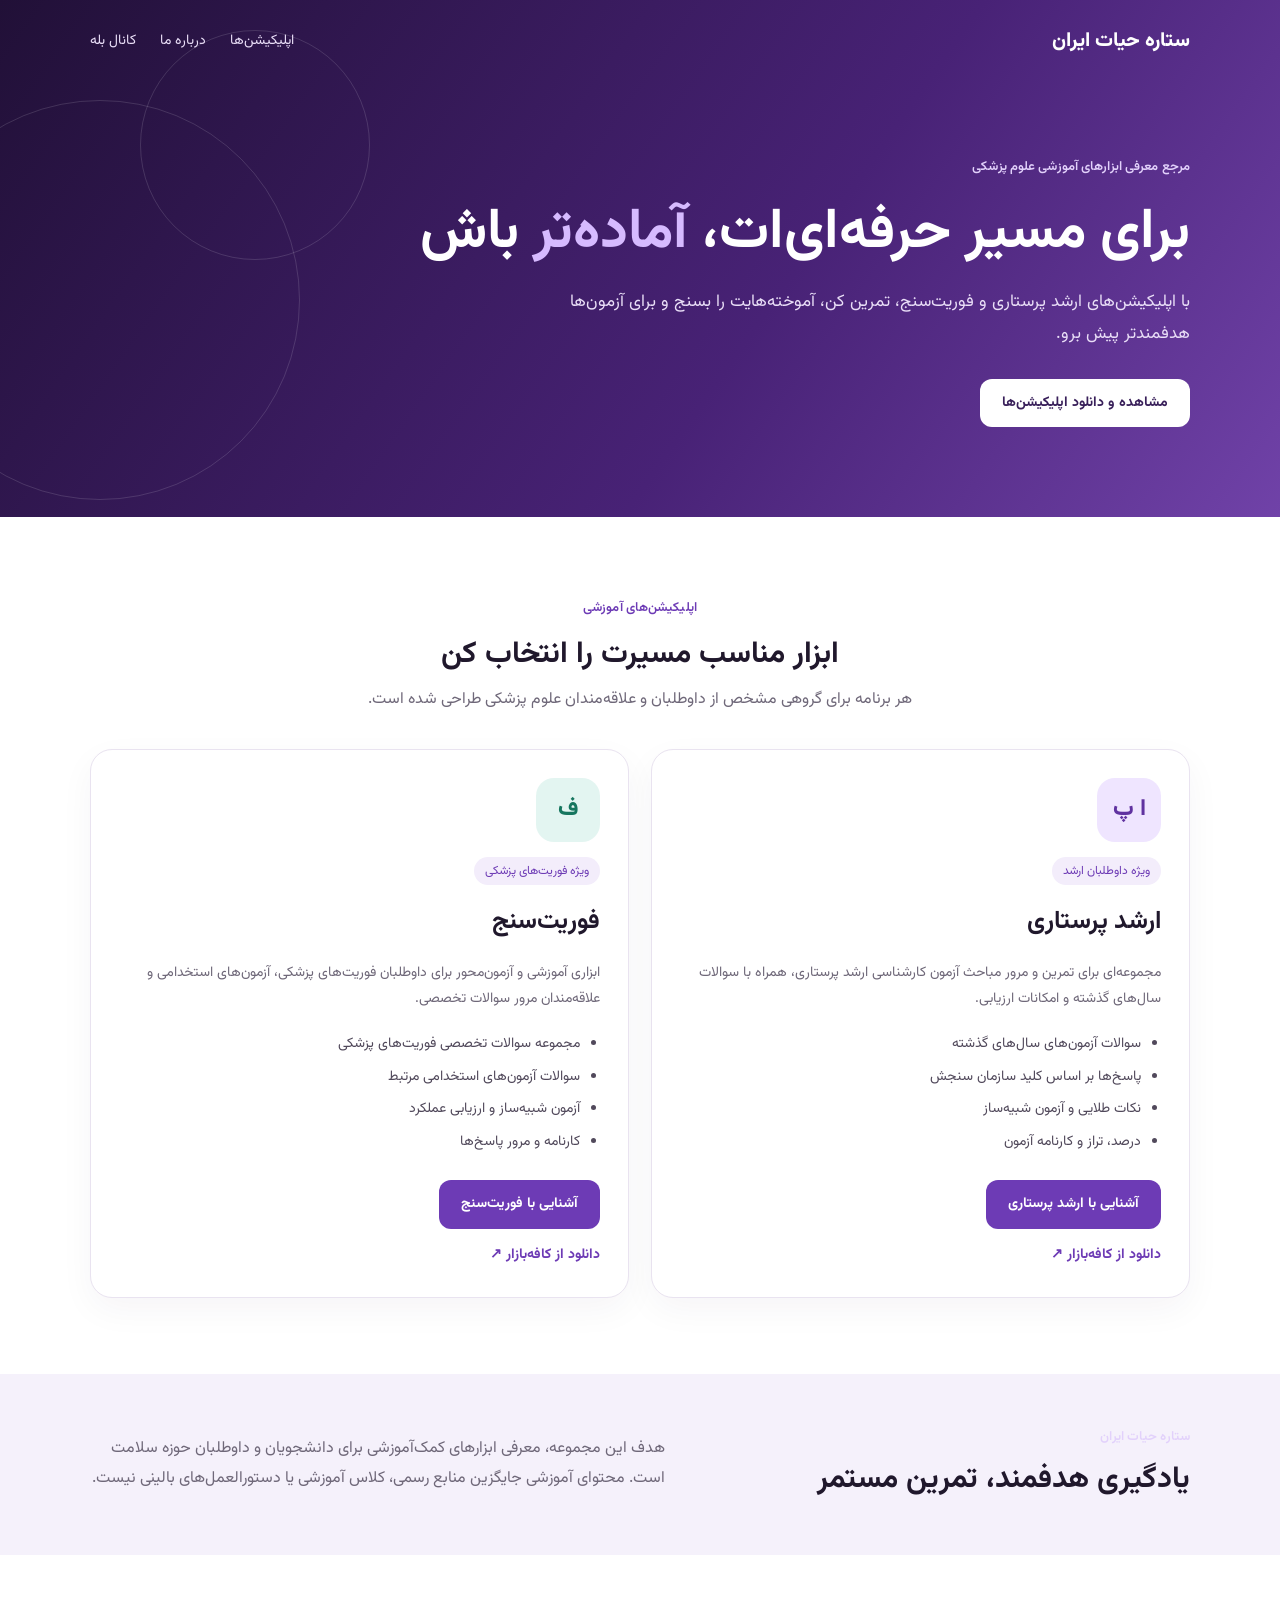
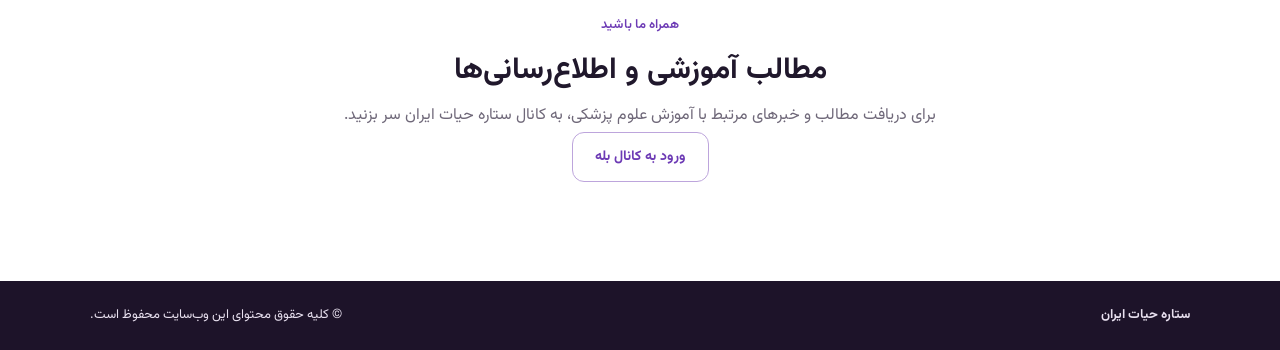
<file: index.html>
<!doctype html>
<html lang="fa" dir="rtl">
<head>
  <meta name="google-site-verification" content="fNp4Zlsr3souBszVVi7KxyfAhekgO9h8PJBKqVPOGd4" />
  <meta charset="utf-8">
  <meta name="viewport" content="width=device-width, initial-scale=1">
  <meta name="theme-color" content="#24113f">
  <title>ستاره حیات ایران | دانلود ارشد پرستاری و فوریت‌سنج</title>
  <meta name="description" content="معرفی و دانلود اپلیکیشن ارشد پرستاری و فوریت‌سنج؛ ابزارهای آموزشی و آزمون‌محور برای داوطلبان و دانشجویان علوم پزشکی.">
  <meta name="keywords" content="ستاره حیات ایران, ارشد پرستاری, فوریت‌سنج, سوالات ارشد پرستاری, سوالات فوریت پزشکی, آزمون استخدامی اورژانس">
  <meta property="og:type" content="website">
  <meta property="og:title" content="ستاره حیات ایران | آموزش و آزمون علوم پزشکی">
  <meta property="og:description" content="دو اپلیکیشن آموزشی برای آمادگی آزمون‌های علوم پزشکی؛ دانلود از کافه‌بازار.">
  <link rel="stylesheet" href="style.css">
</head>
<body>
<header class="hero">
  <nav class="nav wrap">
    <a class="brand" href="index.html">ستاره حیات ایران</a>
    <div class="navlinks">
      <a href="#apps">اپلیکیشن‌ها</a>
      <a href="#about">درباره ما</a>
      <a href="https://ble.ir/setarehhayatiran" target="_blank" rel="noopener">کانال بله</a>
    </div>
  </nav>
  <div class="hero-content wrap">
    <span class="eyebrow">مرجع معرفی ابزارهای آموزشی علوم پزشکی</span>
    <h1>برای مسیر حرفه‌ای‌ات، <span>آماده‌تر</span> باش</h1>
    <p>با اپلیکیشن‌های ارشد پرستاری و فوریت‌سنج، تمرین کن، آموخته‌هایت را بسنج و برای آزمون‌ها هدفمندتر پیش برو.</p>
    <a class="button button-light" href="#apps">مشاهده و دانلود اپلیکیشن‌ها</a>
  </div>
  <div class="hero-orb orb-one"></div><div class="hero-orb orb-two"></div>
</header>

<main>
  <section class="wrap section" id="apps">
    <div class="section-heading">
      <span class="eyebrow purple">اپلیکیشن‌های آموزشی</span>
      <h2>ابزار مناسب مسیرت را انتخاب کن</h2>
      <p>هر برنامه برای گروهی مشخص از داوطلبان و علاقه‌مندان علوم پزشکی طراحی شده است.</p>
    </div>
    <div class="cards">
      <article class="app-card nursing">
        <div class="app-icon nursing-icon">ا پ</div>
        <span class="tag">ویژه داوطلبان ارشد</span>
        <h3>ارشد پرستاری</h3>
        <p>مجموعه‌ای برای تمرین و مرور مباحث آزمون کارشناسی ارشد پرستاری، همراه با سوالات سال‌های گذشته و امکانات ارزیابی.</p>
        <ul>
          <li>سوالات آزمون‌های سال‌های گذشته</li>
          <li>پاسخ‌ها بر اساس کلید سازمان سنجش</li>
          <li>نکات طلایی و آزمون شبیه‌ساز</li>
          <li>درصد، تراز و کارنامه آزمون</li>
        </ul>
        <a class="button button-primary" href="arshad.html">آشنایی با ارشد پرستاری</a>
        <a class="text-link" href="https://cafebazaar.ir/app/?id=com.ayllar7.arshaad&amp;ref=share" target="_blank" rel="noopener">دانلود از کافه‌بازار ↗</a>
      </article>
      <article class="app-card emergency">
        <div class="app-icon emergency-icon">ف</div>
        <span class="tag">ویژه فوریت‌های پزشکی</span>
        <h3>فوریت‌سنج</h3>
        <p>ابزاری آموزشی و آزمون‌محور برای داوطلبان فوریت‌های پزشکی، آزمون‌های استخدامی و علاقه‌مندان مرور سوالات تخصصی.</p>
        <ul>
          <li>مجموعه سوالات تخصصی فوریت‌های پزشکی</li>
          <li>سوالات آزمون‌های استخدامی مرتبط</li>
          <li>آزمون شبیه‌ساز و ارزیابی عملکرد</li>
          <li>کارنامه و مرور پاسخ‌ها</li>
        </ul>
        <a class="button button-primary" href="foriatsanj.html">آشنایی با فوریت‌سنج</a>
        <a class="text-link" href="https://cafebazaar.ir/app/?id=com.ayllar7.foriatsanj&amp;ref=share" target="_blank" rel="noopener">دانلود از کافه‌بازار ↗</a>
      </article>
    </div>
  </section>

  <section class="band" id="about">
    <div class="wrap band-inner">
      <div>
        <span class="eyebrow">ستاره حیات ایران</span>
        <h2>یادگیری هدفمند، تمرین مستمر</h2>
      </div>
      <p>هدف این مجموعه، معرفی ابزارهای کمک‌آموزشی برای دانشجویان و داوطلبان حوزه سلامت است. محتوای آموزشی جایگزین منابع رسمی، کلاس آموزشی یا دستورالعمل‌های بالینی نیست.</p>
    </div>
  </section>

  <section class="wrap section compact">
    <div class="section-heading">
      <span class="eyebrow purple">همراه ما باشید</span>
      <h2>مطالب آموزشی و اطلاع‌رسانی‌ها</h2>
      <p>برای دریافت مطالب و خبرهای مرتبط با آموزش علوم پزشکی، به کانال ستاره حیات ایران سر بزنید.</p>
      <a class="button button-outline" href="https://ble.ir/setarehhayatiran" target="_blank" rel="noopener">ورود به کانال بله</a>
    </div>
  </section>
</main>

<footer class="footer">
  <div class="wrap footer-inner">
    <strong>ستاره حیات ایران</strong>
    <span>© کلیه حقوق محتوای این وب‌سایت محفوظ است.</span>
  </div>
</footer>
</body>
</html>
</file>
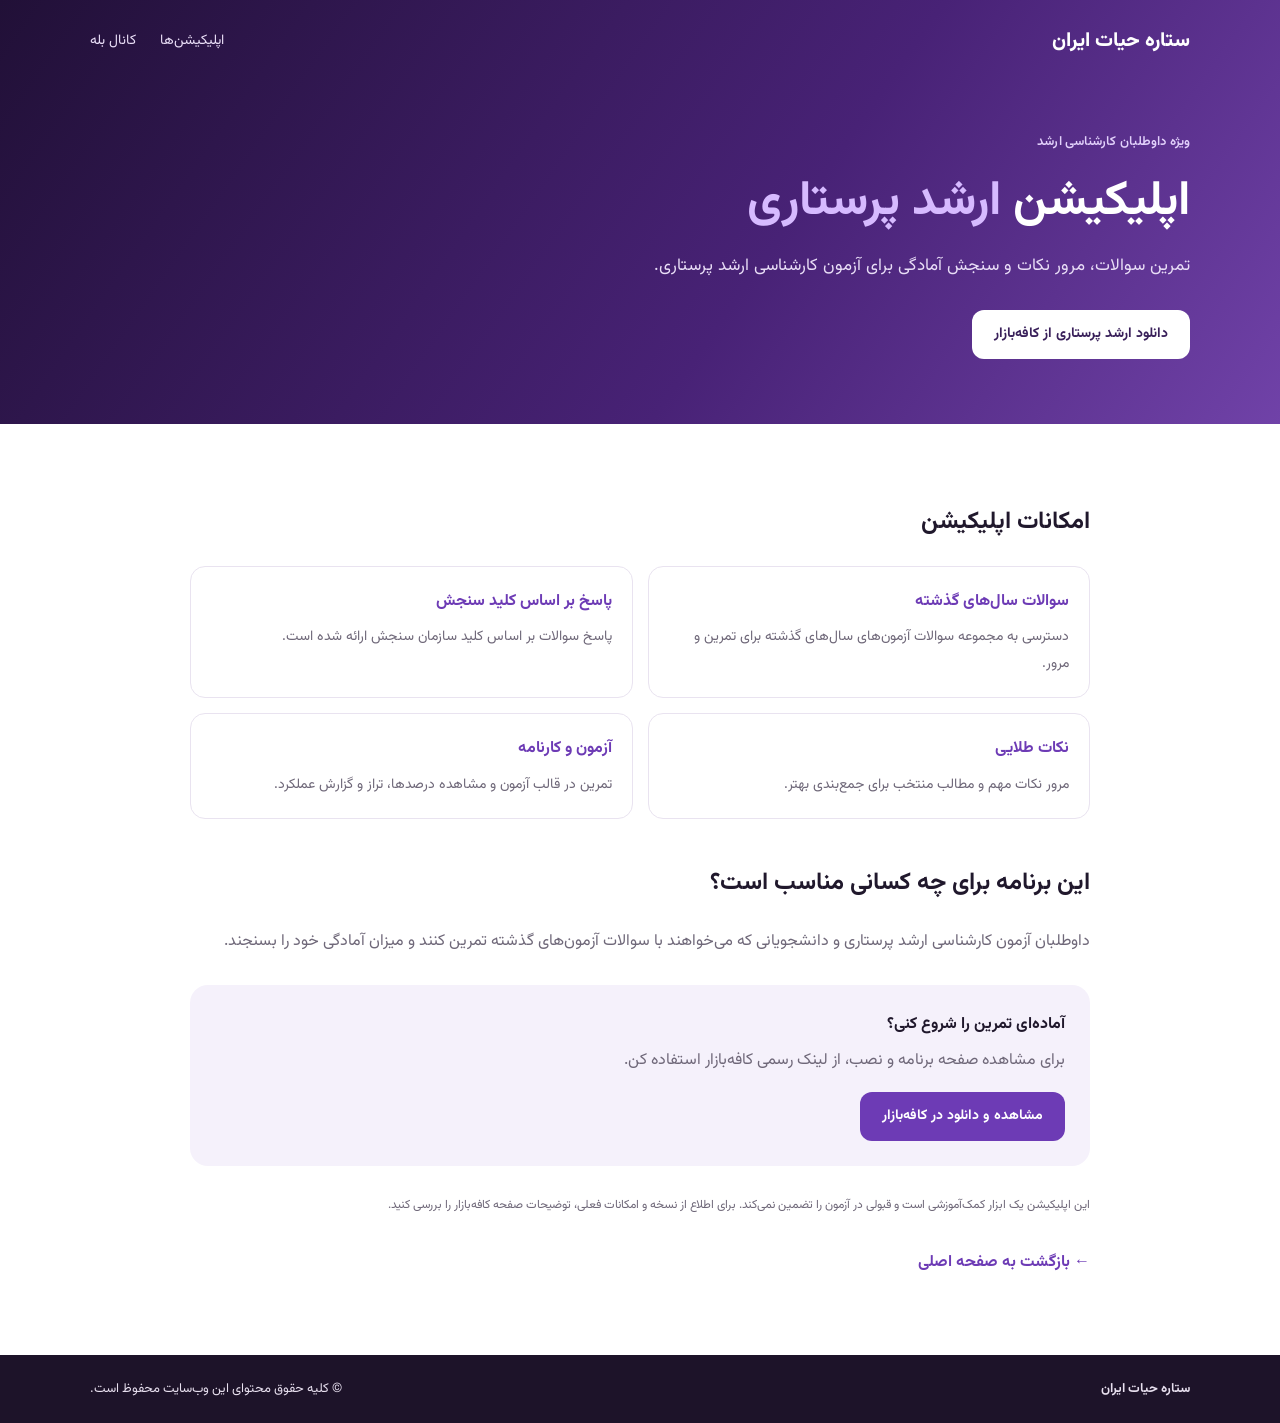
<file: arshad.html>
<!doctype html>
<html lang="fa" dir="rtl">
<head>
  <meta charset="utf-8">
  <meta name="viewport" content="width=device-width, initial-scale=1">
  <meta name="theme-color" content="#24113f">
  <title>دانلود اپلیکیشن ارشد پرستاری | ستاره حیات ایران</title>
  <meta name="description" content="معرفی اپلیکیشن ارشد پرستاری؛ سوالات آزمون‌های سال‌های گذشته، پاسخ بر اساس کلید سازمان سنجش، نکات طلایی و آزمون شبیه‌ساز.">
  <meta name="keywords" content="دانلود ارشد پرستاری, سوالات ارشد پرستاری, تست ارشد پرستاری, آزمون کارشناسی ارشد پرستاری, کنکور ارشد پرستاری">
  <link rel="stylesheet" href="style.css">
</head>
<body>
<header class="subhero">
  <nav class="nav wrap"><a class="brand" href="index.html">ستاره حیات ایران</a><div class="navlinks"><a href="index.html#apps">اپلیکیشن‌ها</a><a href="https://ble.ir/setarehhayatiran" target="_blank" rel="noopener">کانال بله</a></div></nav>
  <div class="wrap subhero-content"><span class="eyebrow">ویژه داوطلبان کارشناسی ارشد</span><h1>اپلیکیشن <span>ارشد پرستاری</span></h1><p>تمرین سوالات، مرور نکات و سنجش آمادگی برای آزمون کارشناسی ارشد پرستاری.</p><a class="button button-light" href="https://cafebazaar.ir/app/?id=com.ayllar7.arshaad&amp;ref=share" target="_blank" rel="noopener">دانلود ارشد پرستاری از کافه‌بازار</a></div>
</header>
<main class="wrap section detail">
  <h2>امکانات اپلیکیشن</h2>
  <div class="feature-grid">
    <div class="feature"><b>سوالات سال‌های گذشته</b><p>دسترسی به مجموعه سوالات آزمون‌های سال‌های گذشته برای تمرین و مرور.</p></div>
    <div class="feature"><b>پاسخ بر اساس کلید سنجش</b><p>پاسخ سوالات بر اساس کلید سازمان سنجش ارائه شده است.</p></div>
    <div class="feature"><b>نکات طلایی</b><p>مرور نکات مهم و مطالب منتخب برای جمع‌بندی بهتر.</p></div>
    <div class="feature"><b>آزمون و کارنامه</b><p>تمرین در قالب آزمون و مشاهده درصدها، تراز و گزارش عملکرد.</p></div>
  </div>
  <h2>این برنامه برای چه کسانی مناسب است؟</h2>
  <p>داوطلبان آزمون کارشناسی ارشد پرستاری و دانشجویانی که می‌خواهند با سوالات آزمون‌های گذشته تمرین کنند و میزان آمادگی خود را بسنجند.</p>
  <div class="callout"><b>آماده‌ای تمرین را شروع کنی؟</b><p>برای مشاهده صفحه برنامه و نصب، از لینک رسمی کافه‌بازار استفاده کن.</p><a class="button button-primary" href="https://cafebazaar.ir/app/?id=com.ayllar7.arshaad&amp;ref=share" target="_blank" rel="noopener">مشاهده و دانلود در کافه‌بازار</a></div>
  <p class="small-note">این اپلیکیشن یک ابزار کمک‌آموزشی است و قبولی در آزمون را تضمین نمی‌کند. برای اطلاع از نسخه و امکانات فعلی، توضیحات صفحه کافه‌بازار را بررسی کنید.</p>
  <a class="back-link" href="index.html">← بازگشت به صفحه اصلی</a>
</main>
<footer class="footer"><div class="wrap footer-inner"><strong>ستاره حیات ایران</strong><span>© کلیه حقوق محتوای این وب‌سایت محفوظ است.</span></div></footer>
</body>
</html>
</file>
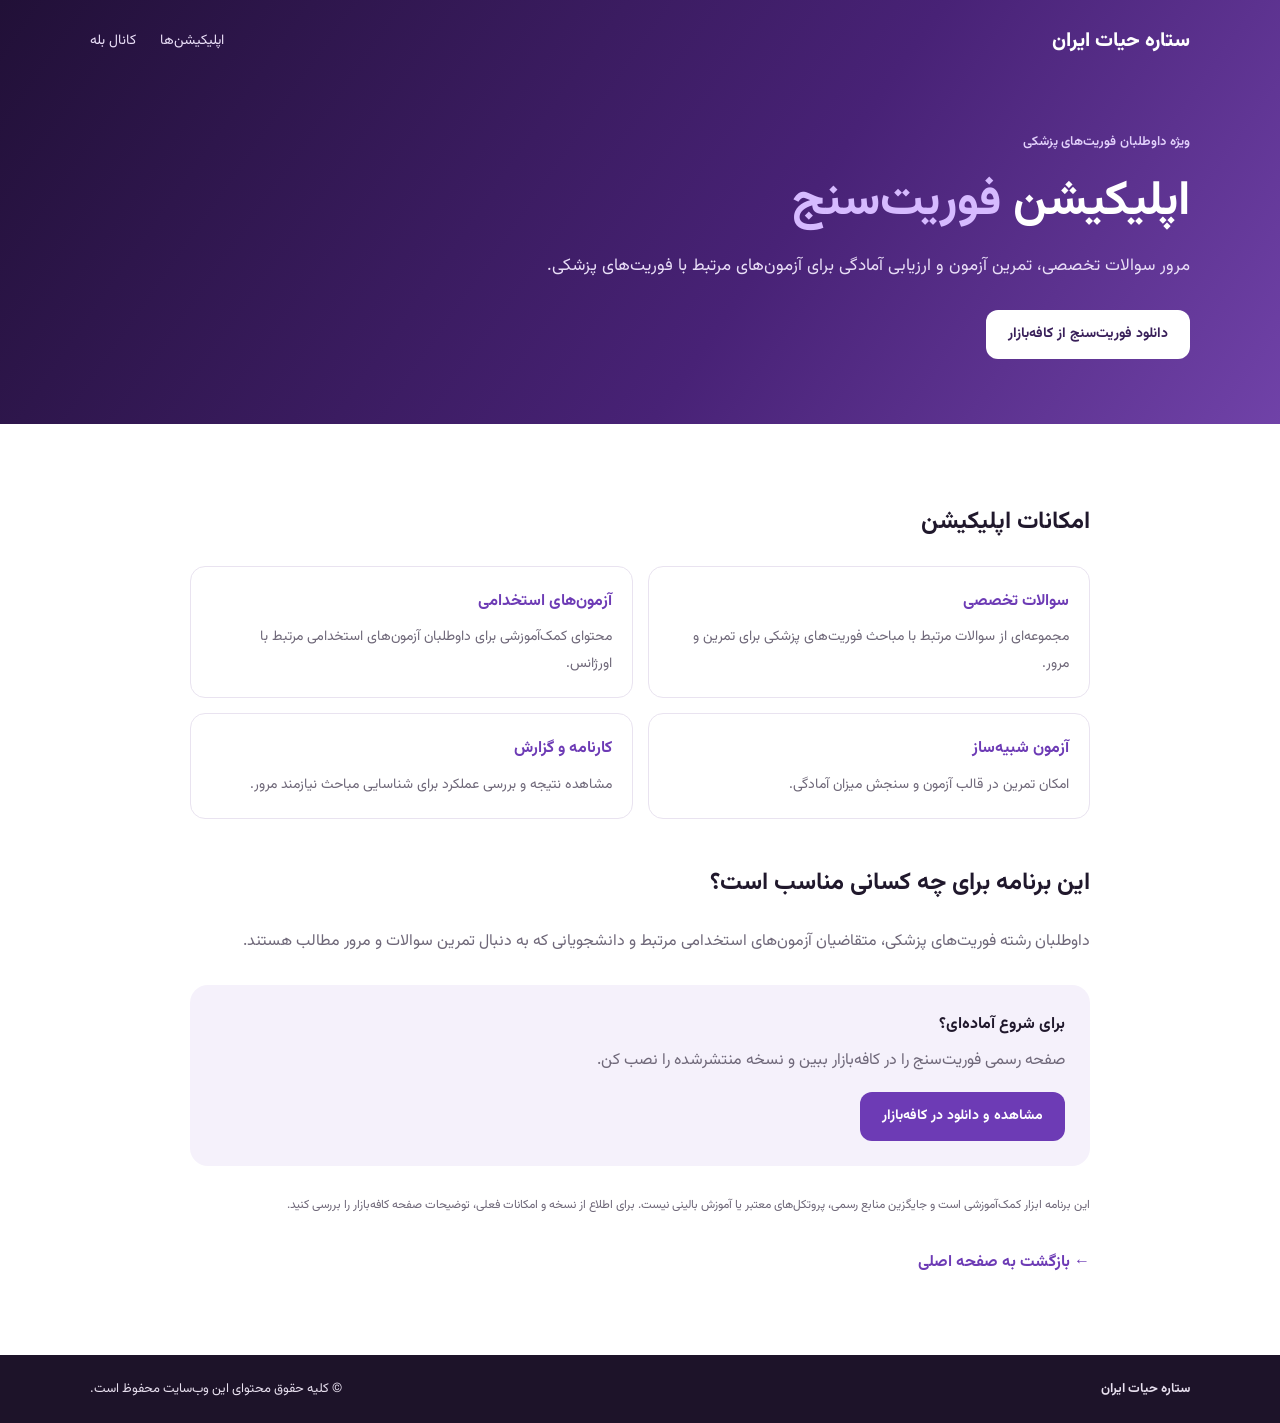
<file: foriatsanj.html>
<!doctype html>
<html lang="fa" dir="rtl">
<head>
  <meta charset="utf-8">
  <meta name="viewport" content="width=device-width, initial-scale=1">
  <meta name="theme-color" content="#24113f">
  <title>دانلود اپلیکیشن فوریت‌سنج | سوالات فوریت‌های پزشکی</title>
  <meta name="description" content="معرفی و دانلود فوریت‌سنج؛ اپلیکیشن کمک‌آموزشی سوالات فوریت‌های پزشکی و آزمون‌های استخدامی مرتبط، همراه با آزمون شبیه‌ساز و کارنامه.">
  <meta name="keywords" content="دانلود فوریت سنج, سوالات فوریت پزشکی, آزمون فوریت پزشکی, استخدام اورژانس, تست فوریت های پزشکی, کنکور فوریت پزشکی">
  <link rel="stylesheet" href="style.css">
</head>
<body>
<header class="subhero">
  <nav class="nav wrap"><a class="brand" href="index.html">ستاره حیات ایران</a><div class="navlinks"><a href="index.html#apps">اپلیکیشن‌ها</a><a href="https://ble.ir/setarehhayatiran" target="_blank" rel="noopener">کانال بله</a></div></nav>
  <div class="wrap subhero-content"><span class="eyebrow">ویژه داوطلبان فوریت‌های پزشکی</span><h1>اپلیکیشن <span>فوریت‌سنج</span></h1><p>مرور سوالات تخصصی، تمرین آزمون و ارزیابی آمادگی برای آزمون‌های مرتبط با فوریت‌های پزشکی.</p><a class="button button-light" href="https://cafebazaar.ir/app/?id=com.ayllar7.foriatsanj&amp;ref=share" target="_blank" rel="noopener">دانلود فوریت‌سنج از کافه‌بازار</a></div>
</header>
<main class="wrap section detail">
  <h2>امکانات اپلیکیشن</h2>
  <div class="feature-grid">
    <div class="feature"><b>سوالات تخصصی</b><p>مجموعه‌ای از سوالات مرتبط با مباحث فوریت‌های پزشکی برای تمرین و مرور.</p></div>
    <div class="feature"><b>آزمون‌های استخدامی</b><p>محتوای کمک‌آموزشی برای داوطلبان آزمون‌های استخدامی مرتبط با اورژانس.</p></div>
    <div class="feature"><b>آزمون شبیه‌ساز</b><p>امکان تمرین در قالب آزمون و سنجش میزان آمادگی.</p></div>
    <div class="feature"><b>کارنامه و گزارش</b><p>مشاهده نتیجه و بررسی عملکرد برای شناسایی مباحث نیازمند مرور.</p></div>
  </div>
  <h2>این برنامه برای چه کسانی مناسب است؟</h2>
  <p>داوطلبان رشته فوریت‌های پزشکی، متقاضیان آزمون‌های استخدامی مرتبط و دانشجویانی که به دنبال تمرین سوالات و مرور مطالب هستند.</p>
  <div class="callout"><b>برای شروع آماده‌ای؟</b><p>صفحه رسمی فوریت‌سنج را در کافه‌بازار ببین و نسخه منتشرشده را نصب کن.</p><a class="button button-primary" href="https://cafebazaar.ir/app/?id=com.ayllar7.foriatsanj&amp;ref=share" target="_blank" rel="noopener">مشاهده و دانلود در کافه‌بازار</a></div>
  <p class="small-note">این برنامه ابزار کمک‌آموزشی است و جایگزین منابع رسمی، پروتکل‌های معتبر یا آموزش بالینی نیست. برای اطلاع از نسخه و امکانات فعلی، توضیحات صفحه کافه‌بازار را بررسی کنید.</p>
  <a class="back-link" href="index.html">← بازگشت به صفحه اصلی</a>
</main>
<footer class="footer"><div class="wrap footer-inner"><strong>ستاره حیات ایران</strong><span>© کلیه حقوق محتوای این وب‌سایت محفوظ است.</span></div></footer>
</body>
</html>
</file>
<file: style.css>
@import url('https://fonts.googleapis.com/css2?family=Vazirmatn:wght@400;500;600;700;800&display=swap');
:root{--ink:#20182c;--muted:#6f6879;--purple:#6d3bb5;--deep:#24113f;--pale:#f5f1fb;--line:#e9e3f0}
*{box-sizing:border-box}
html{scroll-behavior:smooth}
body{margin:0;background:#fff;color:var(--ink);font-family:Vazirmatn,Tahoma,Arial,sans-serif;line-height:1.9}
a{color:inherit;text-decoration:none}
.wrap{width:min(1100px,calc(100% - 36px));margin:auto}
.hero,.subhero{position:relative;overflow:hidden;background:linear-gradient(125deg,#211037,#482276 60%,#7042a8);color:#fff}
.hero{min-height:480px}
.nav{position:relative;z-index:2;display:flex;justify-content:space-between;align-items:center;padding:22px 0}
.brand{font-size:20px;font-weight:800;color:#fff}
.navlinks{display:flex;gap:24px;font-size:14px;color:#e9def7}
.navlinks a:hover{color:#fff}
.hero-content{position:relative;z-index:1;padding:70px 0 90px;max-width:1100px}
.eyebrow{display:inline-block;font-size:13px;font-weight:600;color:#e2d1fb;letter-spacing:.1px}
.eyebrow.purple{color:var(--purple)}
h1{font-size:clamp(34px,5vw,56px);line-height:1.35;margin:14px 0}
h1 span{color:#d6baff}
.hero-content p,.subhero-content p{max-width:650px;color:#e9def7;font-size:17px;margin:0 0 28px}
.button{display:inline-flex;align-items:center;justify-content:center;border-radius:12px;padding:11px 22px;font-weight:700;font-size:14px;transition:.2s}
.button:hover{transform:translateY(-2px)}
.button-light{background:#fff;color:#39205a}
.button-primary{background:var(--purple);color:#fff}
.button-outline{border:1px solid #bda5dc;color:var(--purple);background:#fff}
.hero-orb{position:absolute;border:1px solid #ffffff22;border-radius:50%;pointer-events:none}
.orb-one{width:400px;height:400px;left:-100px;top:100px}
.orb-two{width:230px;height:230px;left:140px;top:30px}
.section{padding-top:76px;padding-bottom:76px}
.section-heading{text-align:center;max-width:720px;margin:0 auto 34px}
.section-heading h2,.band h2{font-size:30px;line-height:1.5;margin:8px 0}
.section-heading p{color:var(--muted);margin:0}
.cards{display:grid;grid-template-columns:repeat(2,minmax(0,1fr));gap:22px}
.app-card{border:1px solid var(--line);border-radius:22px;padding:28px;background:#fff;box-shadow:0 12px 35px #28123f0b}
.app-icon{width:64px;height:64px;border-radius:18px;display:grid;place-items:center;font-size:23px;font-weight:800;margin-bottom:14px}
.nursing-icon{background:#efe5ff;color:#6032a0}
.emergency-icon{background:#e3f5f1;color:#16765f}
.tag{font-size:12px;color:var(--purple);background:#f3edfb;padding:5px 11px;border-radius:30px}
.app-card h3{font-size:25px;margin:12px 0 4px}
.app-card p{color:var(--muted);font-size:14px}
.app-card ul{padding-right:20px;color:#51495b;font-size:14px;margin:15px 0 22px}
.app-card li{padding:3px 0}
.text-link{display:block;color:var(--purple);font-weight:700;font-size:14px;margin-top:13px}
.band{background:var(--pale);padding:48px 0}
.band-inner{display:grid;grid-template-columns:1fr 1.2fr;gap:45px;align-items:center}
.band h2{margin:5px 0}
.band p{color:var(--muted);margin:0}
.compact{padding-top:55px;padding-bottom:65px}
.footer{background:#1d1329;color:#e8e0ef;padding:22px 0;font-size:13px}
.footer-inner{display:flex;justify-content:space-between;gap:20px;align-items:center}
.subhero{min-height:350px}
.subhero-content{padding:45px 0 65px;position:relative;z-index:1}
.subhero-content h1{font-size:clamp(32px,4vw,48px)}
.detail{max-width:900px}
.detail h2{font-size:24px;margin:0 0 20px}
.detail>p{color:var(--muted)}
.feature-grid{display:grid;grid-template-columns:repeat(2,minmax(0,1fr));gap:15px;margin-bottom:42px}
.feature{border:1px solid var(--line);border-radius:15px;padding:20px;background:#fff}
.feature b{color:var(--purple)}
.feature p{font-size:14px;color:var(--muted);margin:7px 0 0}
.callout{background:var(--pale);border-radius:18px;padding:25px;margin:28px 0}
.callout p{color:var(--muted);margin:5px 0 16px}
.small-note{font-size:12px;color:#81798b}
.back-link{display:inline-block;color:var(--purple);font-weight:700;margin-top:20px}
@media(max-width:700px){.nav{align-items:flex-start;gap:12px;flex-direction:column}.navlinks{gap:16px;flex-wrap:wrap}.hero{min-height:430px}.hero-content{padding:45px 0 70px}.cards,.feature-grid,.band-inner{grid-template-columns:1fr}.section{padding-top:52px;padding-bottom:52px}.app-card{padding:22px}.band-inner{gap:10px}.footer-inner{align-items:flex-start;flex-direction:column}}
</file>
